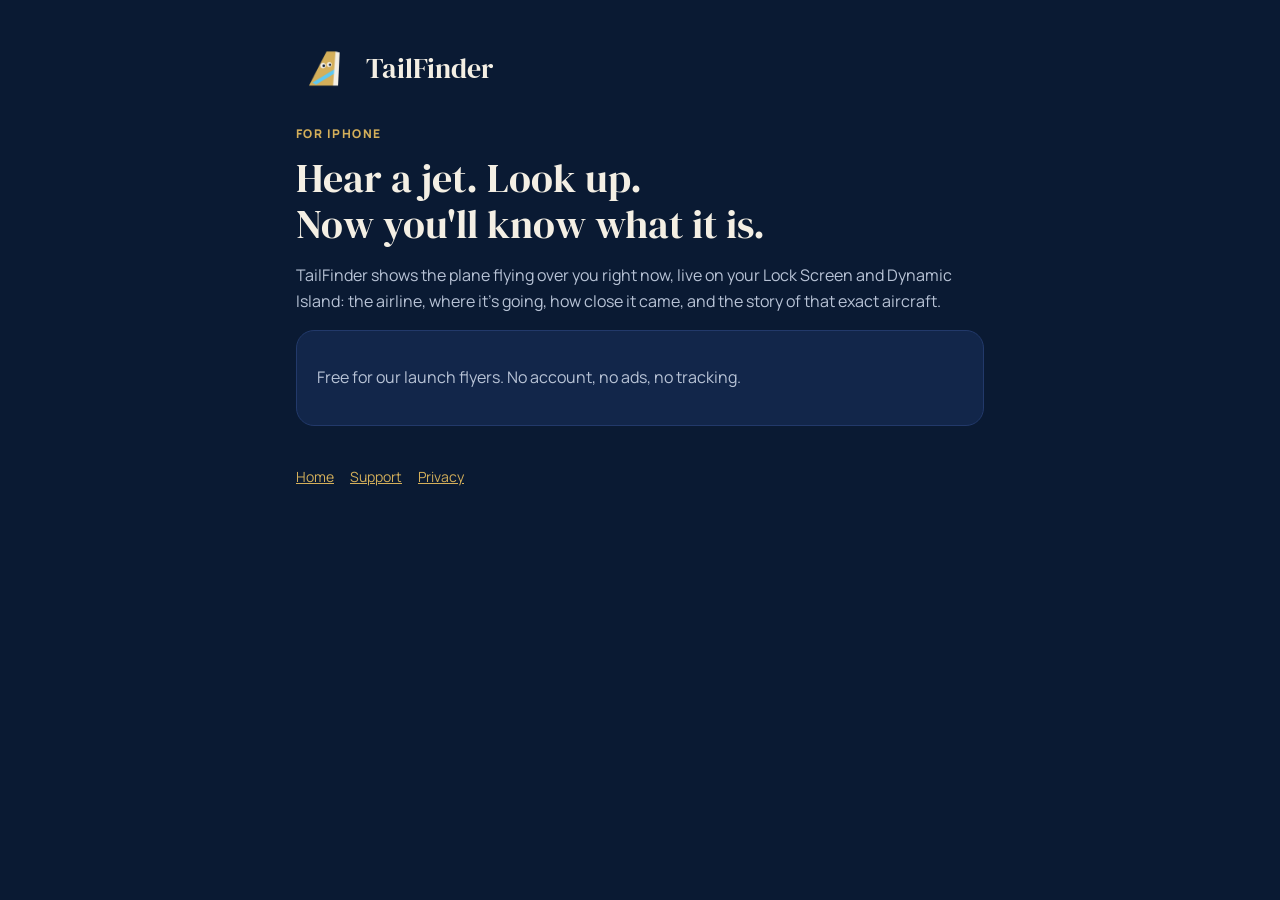
<file: index.html>
<!doctype html><html lang="en"><head><meta charset="utf-8"><meta name="viewport" content="width=device-width,initial-scale=1"><link rel="preconnect" href="https://fonts.googleapis.com"><link href="https://fonts.googleapis.com/css2?family=DM+Serif+Display&family=Manrope:wght@400;700;800&display=swap" rel="stylesheet"><link rel="stylesheet" href="style.css"><link rel="icon" href="icon.png"><title>TailFinder</title><meta name="description" content="TailFinder tells you which plane is flying over you, right on your Lock Screen."></head><body><main><header><img src="icon.png" alt=""><a href="./">TailFinder</a></header>
<p class="eyebrow">For iPhone</p>
<h1>Hear a jet. Look up.<br>Now you'll know what it is.</h1>
<p>TailFinder shows the plane flying over you right now, live on your Lock Screen and Dynamic Island: the airline, where it's going, how close it came, and the story of that exact aircraft.</p>
<div class="card"><p>Free for our launch flyers. No account, no ads, no tracking.</p></div>
<nav><a href="./">Home</a><a href="support.html">Support</a><a href="privacy.html">Privacy</a></nav></main></body></html>
</file>
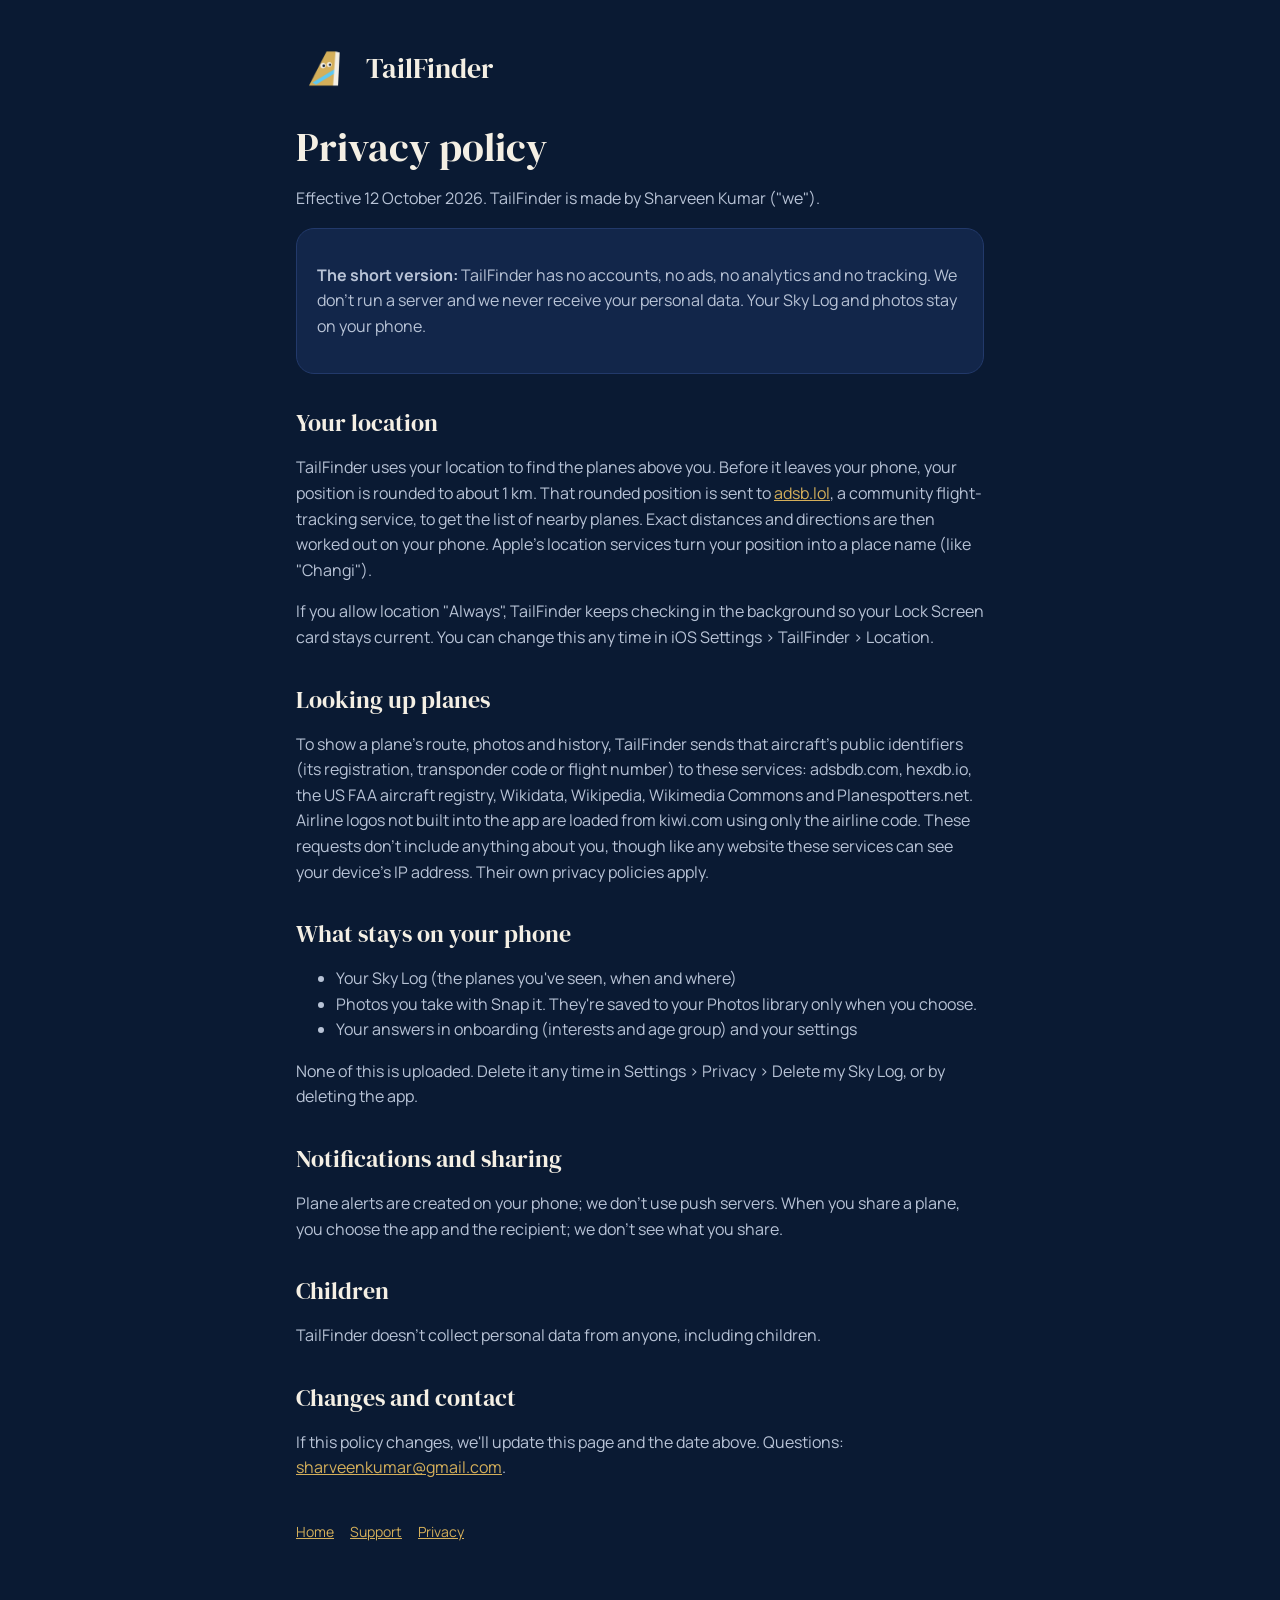
<file: privacy.html>
<!doctype html><html lang="en"><head><meta charset="utf-8"><meta name="viewport" content="width=device-width,initial-scale=1"><link rel="preconnect" href="https://fonts.googleapis.com"><link href="https://fonts.googleapis.com/css2?family=DM+Serif+Display&family=Manrope:wght@400;700;800&display=swap" rel="stylesheet"><link rel="stylesheet" href="style.css"><link rel="icon" href="icon.png"><title>TailFinder Privacy Policy</title></head><body><main><header><img src="icon.png" alt=""><a href="./">TailFinder</a></header>
<h1>Privacy policy</h1>
<p>Effective 12 October 2026. TailFinder is made by Sharveen Kumar ("we").</p>
<div class="card"><p><strong>The short version:</strong> TailFinder has no accounts, no ads, no analytics and no tracking. We don't run a server and we never receive your personal data. Your Sky Log and photos stay on your phone.</p></div>
<h2>Your location</h2>
<p>TailFinder uses your location to find the planes above you. Before it leaves your phone, your position is rounded to about 1 km. That rounded position is sent to <a href="https://adsb.lol">adsb.lol</a>, a community flight-tracking service, to get the list of nearby planes. Exact distances and directions are then worked out on your phone. Apple's location services turn your position into a place name (like "Changi").</p>
<p>If you allow location "Always", TailFinder keeps checking in the background so your Lock Screen card stays current. You can change this any time in iOS Settings › TailFinder › Location.</p>
<h2>Looking up planes</h2>
<p>To show a plane's route, photos and history, TailFinder sends that aircraft's public identifiers (its registration, transponder code or flight number) to these services: adsbdb.com, hexdb.io, the US FAA aircraft registry, Wikidata, Wikipedia, Wikimedia Commons and Planespotters.net. Airline logos not built into the app are loaded from kiwi.com using only the airline code. These requests don't include anything about you, though like any website these services can see your device's IP address. Their own privacy policies apply.</p>
<h2>What stays on your phone</h2>
<ul>
<li>Your Sky Log (the planes you've seen, when and where)</li>
<li>Photos you take with Snap it. They're saved to your Photos library only when you choose.</li>
<li>Your answers in onboarding (interests and age group) and your settings</li>
</ul>
<p>None of this is uploaded. Delete it any time in Settings › Privacy › Delete my Sky Log, or by deleting the app.</p>
<h2>Notifications and sharing</h2>
<p>Plane alerts are created on your phone; we don't use push servers. When you share a plane, you choose the app and the recipient; we don't see what you share.</p>
<h2>Children</h2>
<p>TailFinder doesn't collect personal data from anyone, including children.</p>
<h2>Changes and contact</h2>
<p>If this policy changes, we'll update this page and the date above. Questions: <a href="mailto:sharveenkumar@gmail.com?subject=TailFinder%20privacy">sharveenkumar@gmail.com</a>.</p>
<nav><a href="./">Home</a><a href="support.html">Support</a><a href="privacy.html">Privacy</a></nav></main></body></html>
</file>
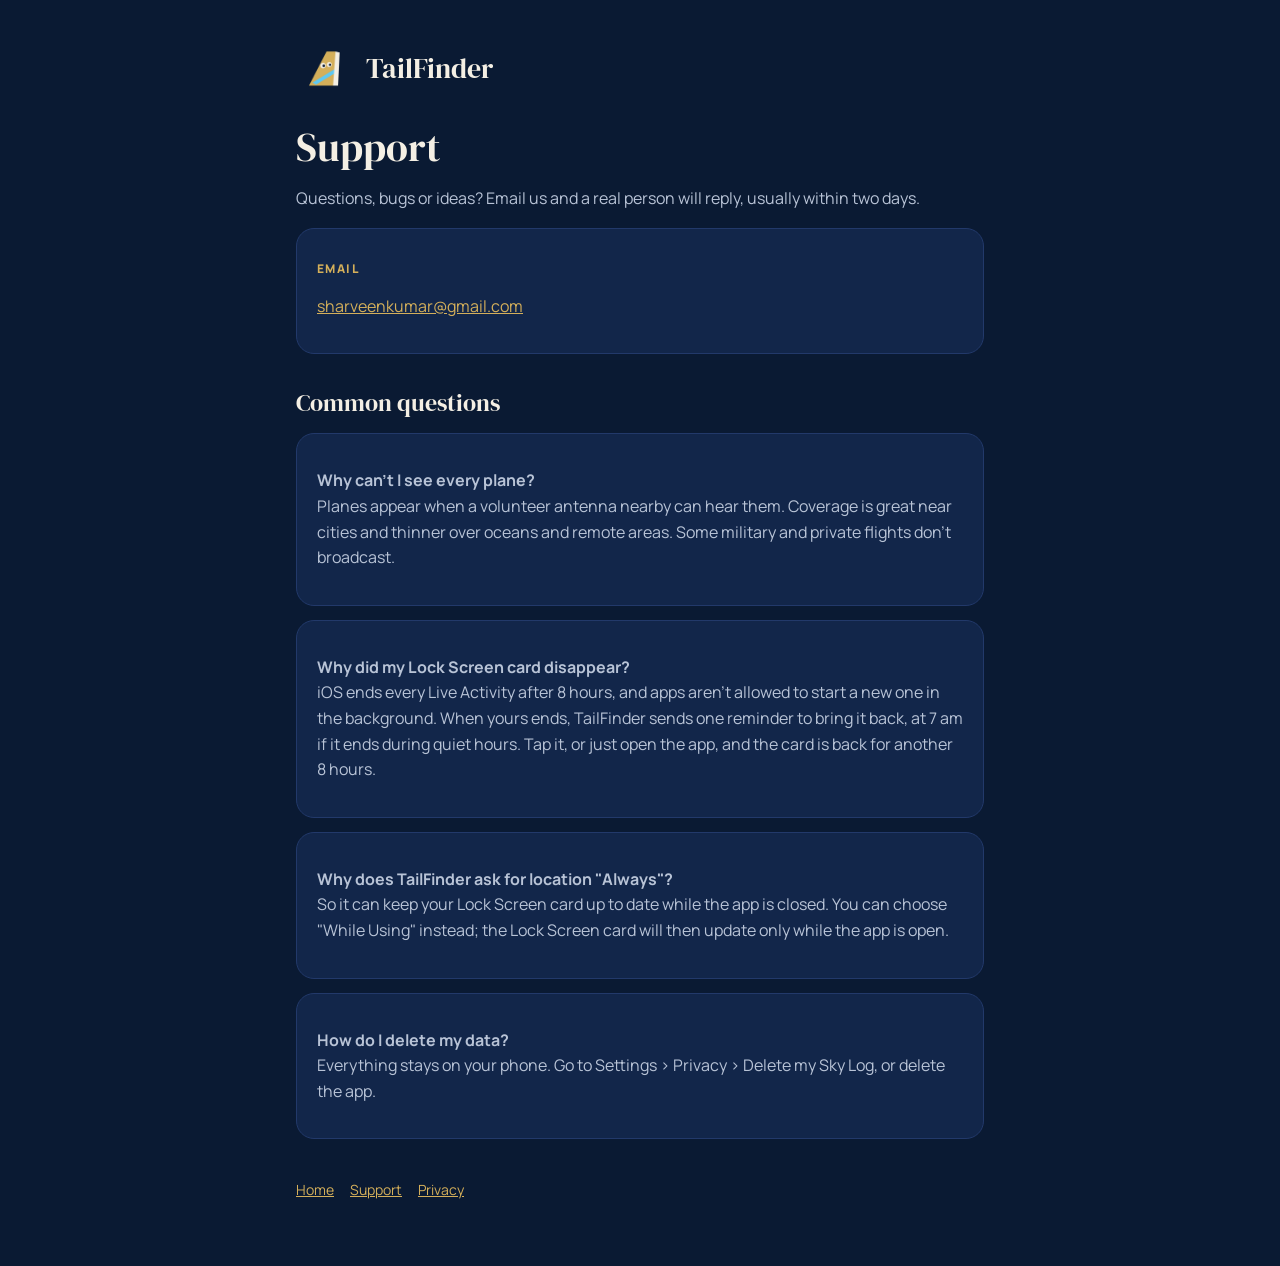
<file: support.html>
<!doctype html><html lang="en"><head><meta charset="utf-8"><meta name="viewport" content="width=device-width,initial-scale=1"><link rel="preconnect" href="https://fonts.googleapis.com"><link href="https://fonts.googleapis.com/css2?family=DM+Serif+Display&family=Manrope:wght@400;700;800&display=swap" rel="stylesheet"><link rel="stylesheet" href="style.css"><link rel="icon" href="icon.png"><title>TailFinder Support</title></head><body><main><header><img src="icon.png" alt=""><a href="./">TailFinder</a></header>
<h1>Support</h1>
<p>Questions, bugs or ideas? Email us and a real person will reply, usually within two days.</p>
<div class="card"><p class="eyebrow">Email</p><p><a href="mailto:sharveenkumar@gmail.com?subject=TailFinder%20support">sharveenkumar@gmail.com</a></p></div>
<h2>Common questions</h2>
<div class="card"><p><strong>Why can't I see every plane?</strong><br>Planes appear when a volunteer antenna nearby can hear them. Coverage is great near cities and thinner over oceans and remote areas. Some military and private flights don't broadcast.</p></div>
<div class="card"><p><strong>Why did my Lock Screen card disappear?</strong><br>iOS ends every Live Activity after 8 hours, and apps aren't allowed to start a new one in the background. When yours ends, TailFinder sends one reminder to bring it back, at 7 am if it ends during quiet hours. Tap it, or just open the app, and the card is back for another 8 hours.</p></div>
<div class="card"><p><strong>Why does TailFinder ask for location "Always"?</strong><br>So it can keep your Lock Screen card up to date while the app is closed. You can choose "While Using" instead; the Lock Screen card will then update only while the app is open.</p></div>
<div class="card"><p><strong>How do I delete my data?</strong><br>Everything stays on your phone. Go to Settings › Privacy › Delete my Sky Log, or delete the app.</p></div>
<nav><a href="./">Home</a><a href="support.html">Support</a><a href="privacy.html">Privacy</a></nav></main></body></html>
</file>
<file: style.css>
:root{--midnight:#0A1A33;--panel:#12264A;--line:#22396A;--gold:#D4AF5A;--sky:#5EC8F2;--linen:#F4EFE4;--mist:#B8C3D6;--dim:#8FA3C2}
*{box-sizing:border-box}
body{margin:0;background:var(--midnight);color:var(--linen);font:16px/1.6 "Manrope",system-ui,-apple-system,sans-serif}
main{max-width:720px;margin:0 auto;padding:40px 16px 64px}
header{display:flex;align-items:center;gap:14px;margin-bottom:28px}
header img{width:56px;height:56px;border-radius:13px}
header a{color:var(--linen);text-decoration:none;font:28px "DM Serif Display",Georgia,serif}
h1{font:400 40px/1.15 "DM Serif Display",Georgia,serif;margin:0 0 12px}
h2{font:400 24px "DM Serif Display",Georgia,serif;margin:32px 0 8px}
p,li{color:var(--mist)}
a{color:var(--gold)}
.card{background:var(--panel);border:1px solid var(--line);border-radius:18px;padding:18px 20px;margin:14px 0}
.eyebrow{color:var(--gold);font-weight:800;letter-spacing:.12em;text-transform:uppercase;font-size:12px}
nav{margin-top:40px;color:var(--dim);font-size:14px}
nav a{margin-right:16px}
</file>
